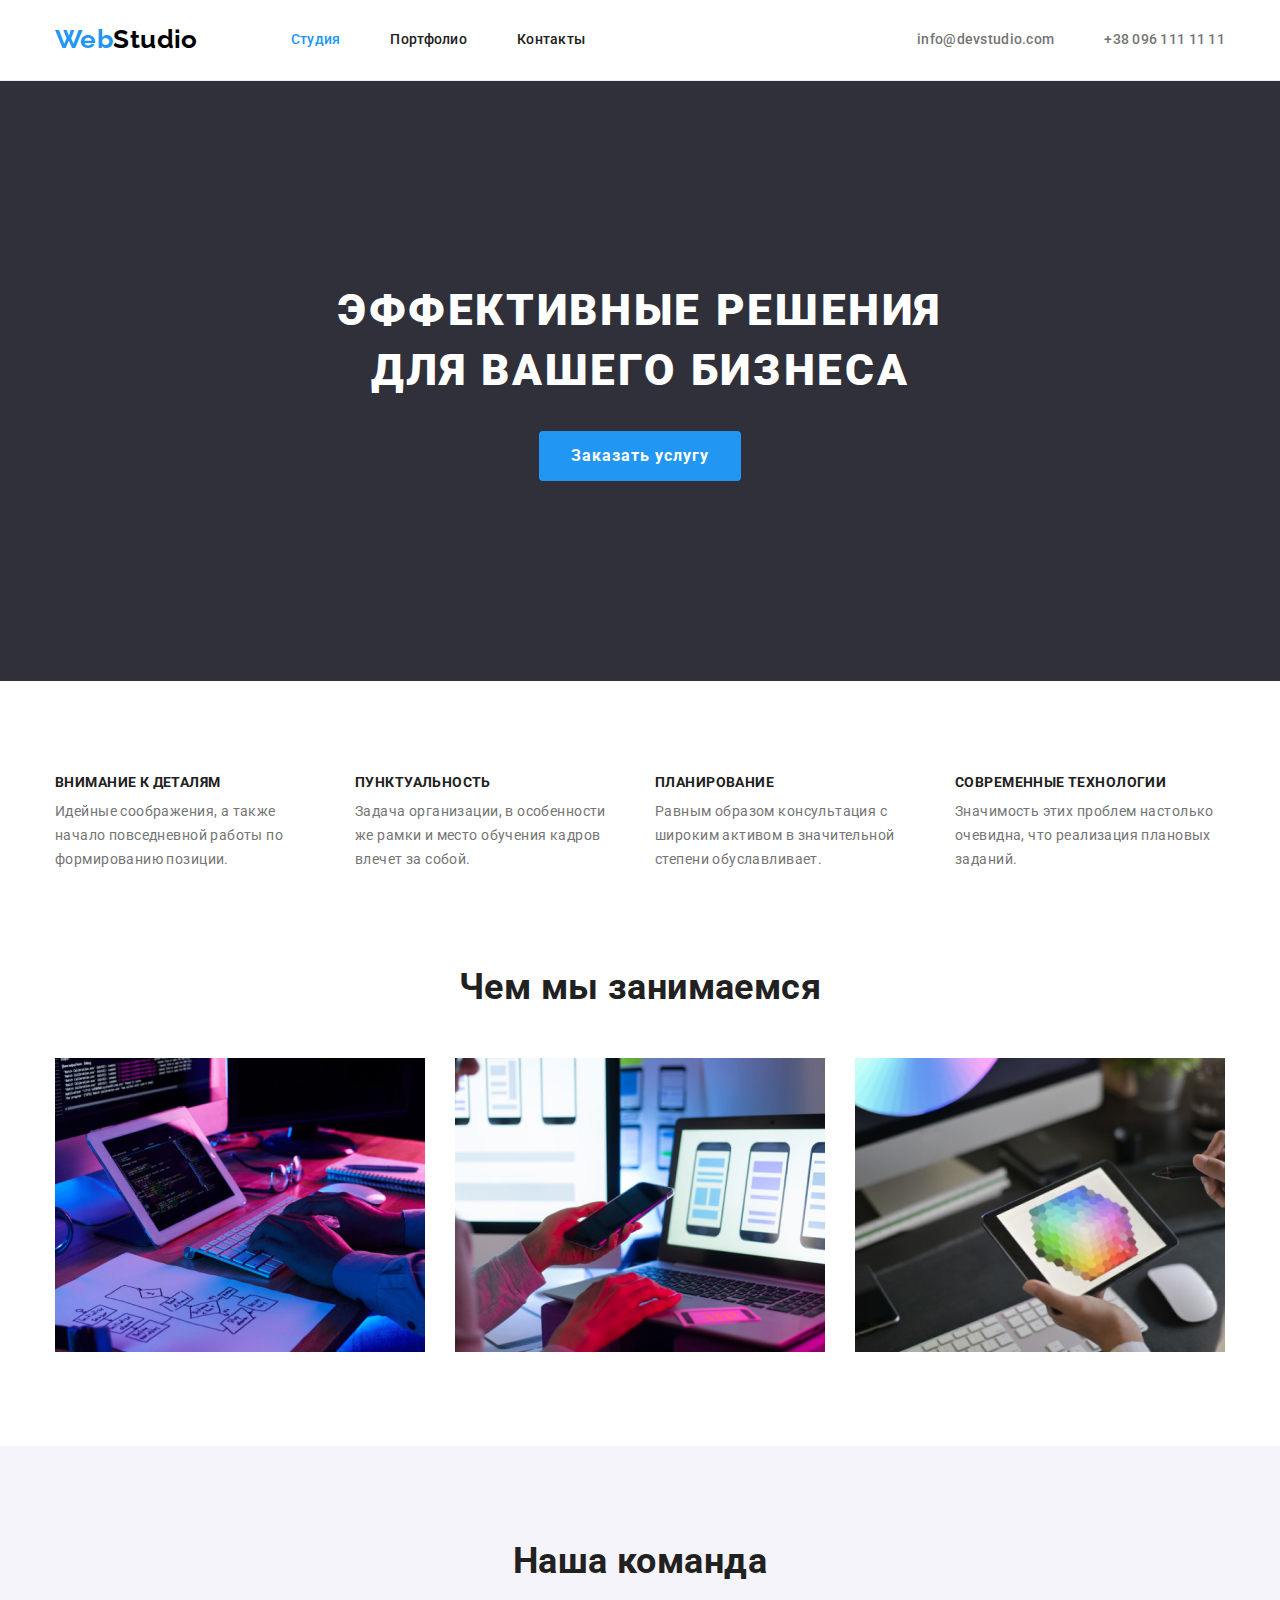
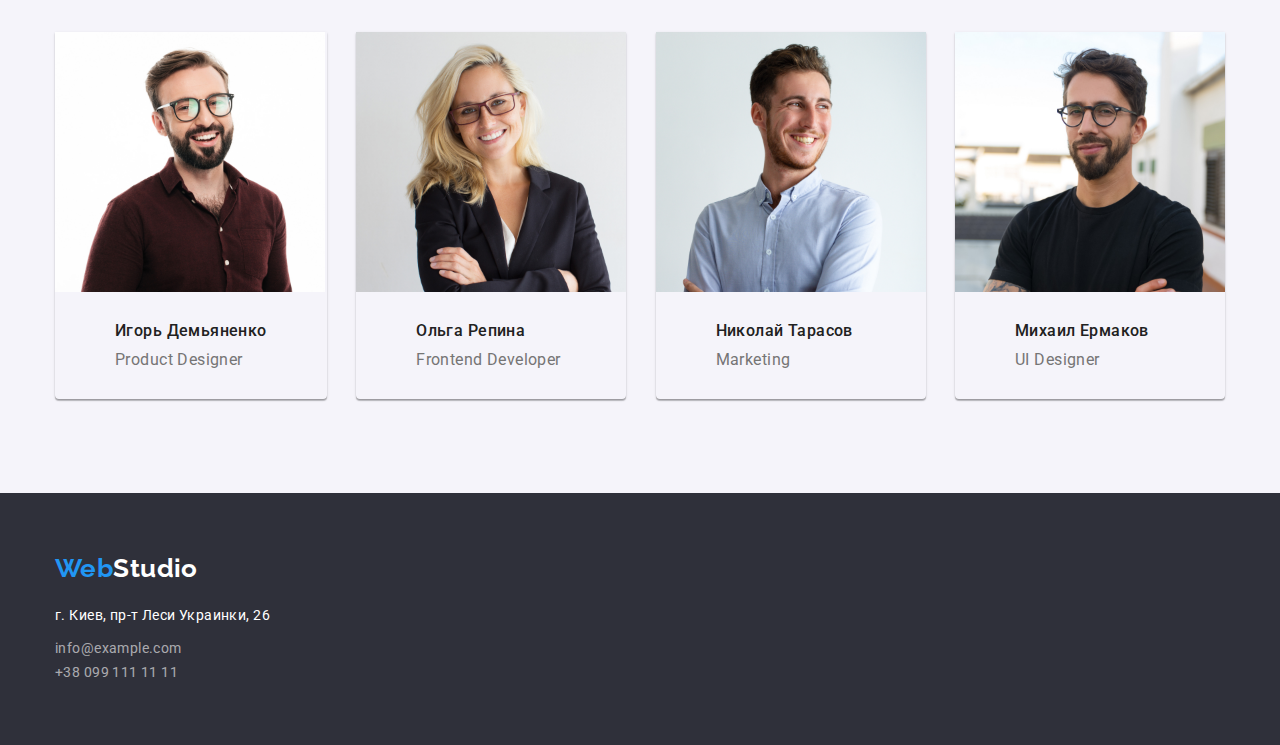
<file: index.html>
<!DOCTYPE html>
<html lang="ru">
<head>
    <meta charset="UTF-8">
    <meta http-equiv="X-UA-Compatible" content="IE=edge">
    <meta name="viewport" content="width=device-width, initial-scale=1.0">
    <title>WebStudio</title>
    <link href="https://fonts.googleapis.com/css2?family=Raleway:wght@700&family=Roboto:wght@400;500;700;900&display=swap" rel="stylesheet">
    <link rel="stylesheet" href="https://cdnjs.cloudflare.com/ajax/libs/modern-normalize/1.1.0/modern-normalize.min.css">
    <link rel="stylesheet" href="./css/styles.css">
</head>
<body>
    <header class="header-border">
        <div class="container header-formating">
            <nav class="header-formating">
                <a href="./index.html" class="logo">Web<span class="logohead-second-color">Studio</span></a>
                <ul class="header-nav">
                    <li class="header-nav-item"><a href="./index.html" class="nav-link nav-link-color">Студия</a></li>
                    <li class="header-nav-item"><a href="./portfolio.html" class="nav-link">Портфолио</a></li>
                    <li class="header-nav-item"><a href="" class="nav-link">Контакты</a></li>
                </ul>
            </nav>
            <ul class="head-contacts">
                <li class="item"><a href="mailto:info@devstudio.com" class="head-contacts-link">info@devstudio.com</a></li>
                <li class="item"><a href="tel:+380961111111" class="head-contacts-link">+38 096 111 11 11</a></li>
            </ul>
        </div>
    
    </header>
    
    
    <!-- main -->
    <main>
    <!-- Section 1 Main image with button-->
        <section class="section main-header-bgc">
            
            <h1 class="main-header">Эффективные решения для вашего бизнеса</h1>
            <button type="button" class="button-order">Заказать услугу</button>
            
        </section>
   
    <!-- Section 2 Work's specification -->
    <section class="section">
        <div class="container">
        <!-- Header will be hiden later -->
        <h2 class="header-hide">Особенности</h2>
        <ul class="specification-list">
            <li class="item">
                <h3 class="specifications-header-style">Внимание к деталям</h3>
                <p class="specification-title">Идейные соображения, а также начало повседневной работы по формированию позиции.</p>
            </li>
            <li class="item">
                <h3 class="specifications-header-style">Пунктуальность</h3>
                <p class="specification-title">Задача организации, в особенности же рамки и место обучения кадров влечет за собой.</p>
            </li>
            <li class="item">
                <h3 class="specifications-header-style">Планирование</h3>
                <p class="specification-title">Равным образом консультация с широким активом в значительной степени обуславливает.</p>
            </li>
            <li class="item">
                <h3 class="specifications-header-style">Современные технологии</h3>
                <p class="specification-title">Значимость этих проблем настолько очевидна, что реализация плановых заданий.</p>
            </li>  
        </ul>
        </div>
    </section>
    <!-- Section 3 Field of activity-->
    <section class="section no-top-padding">
        <div class="container">
        <h2 class="secondary-header">Чем мы занимаемся</h2>
        <ul class="activity-list">
            <li class="item"><img src="./images/pc.jpg" alt="Разработка для ПК" width="370"></li>
            <li class="item"><img src="./images/phone.jpg" alt="Разработка для смартфонов" width="370"></li>
            <li class="item"><img src="./images/tablets.jpg" alt="Разработка для планшетов" width="370"></li>
        </ul>
        </div>
    </section>
    <!-- Section 4 Staff-->
    <section class="section staff-section">
        <div class="container">
        <h2 class="secondary-header">Наша команда</h2>
        <ul class="staff-list">
            <li class="staff-style">
                <img src="./images/Igor.jpg" alt="Игорь Демьяненко" width="270">
                <div class="staff-container">
                <h3 class="staff-title">Игорь Демьяненко</h3>
                <p class="staff-descript">Product Designer</p>
                </div>
            </li>
            <li class="staff-style">
                <img src="./images/Olga.jpg" alt="Ольга Репина" width="270">
                <div class="staff-container">
                <h3 class="staff-title">Ольга Репина</h3>
                <p class="staff-descript">Frontend Developer</p>
                </div>
            </li>
            <li class="staff-style">
                <img src="./images/Nikolay.jpg" alt="Николай Тарасов" width="270">
                <div class="staff-container">
                <h3 class="staff-title">Николай Тарасов</h3>
                <p class="staff-descript">Marketing</p>
                </div>
            </li>
            <li class="staff-style">
                <img src="./images/Mihail.jpg" alt="Михаил Ермаков" width="270">
                <div class="staff-container">
                <h3 class="staff-title">Михаил Ермаков</h3>
                <p class="staff-descript">UI Designer</p>
                </div>
            </li>
            
        </ul>
        </div>
    </section>
    </main>
    <!-- Footer -->
    <footer class="section footer-padding footer-style">
        
         <div class="container">
            <address class="footer-text-normal">
            <a href="./index.html" class="logo logo-footer">Web<span class="logofooter-second-color">Studio</span></a>
            <p class="adress">г. Киев, пр-т Леси Украинки, 26</p>
            <a href="mailto:info@example.com" class="footer-contacts-link">info@example.com</a>
            <a href="tel:+380991111111" class="footer-contacts-link">+38 099 111 11 11</a>
            </address>
        </div>
    </footer>
</body>
</html>
</file>
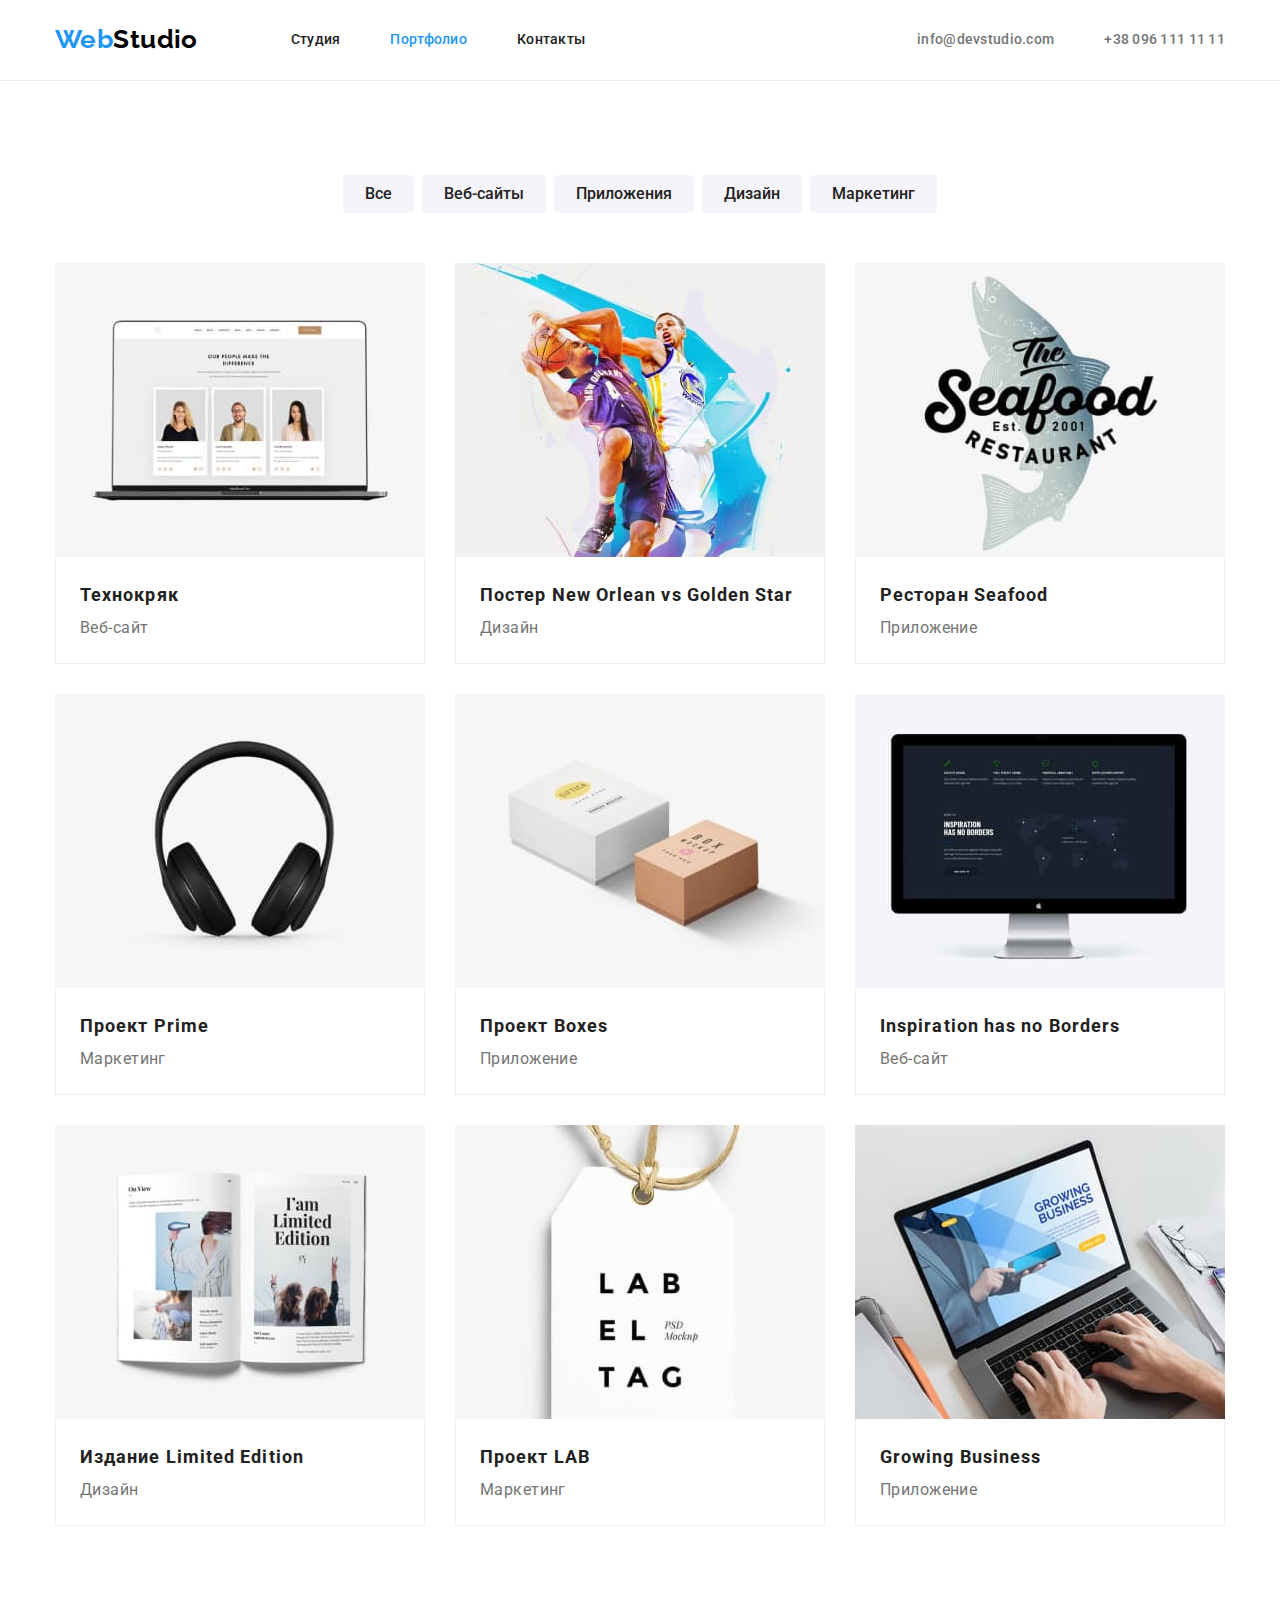
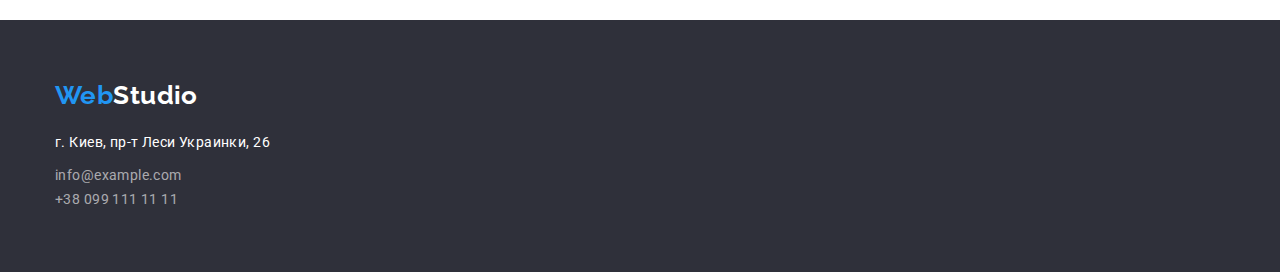
<file: portfolio.html>
<!DOCTYPE html>
<html lang="en">
<head>
    <meta charset="UTF-8">
    <meta http-equiv="X-UA-Compatible" content="IE=edge">
    <meta name="viewport" content="width=device-width, initial-scale=1.0">
    <title>Портфолио</title>
    <link href="https://fonts.googleapis.com/css2?family=Raleway:wght@700&family=Roboto:wght@400;500;700;900&display=swap" rel="stylesheet">
    <link rel="stylesheet" href="https://cdnjs.cloudflare.com/ajax/libs/modern-normalize/1.1.0/modern-normalize.min.css">
    <link rel="stylesheet" href="./css/styles.css">
</head>
<body>
    <!-- Header -->
<header class="header-border">
    <div class="container header-formating">
        <nav class="header-formating">
            <a href="./index.html" class="logo">Web<span class="logohead-second-color">Studio</span></a>
            <ul class="header-nav">
                <li class="header-nav-item"><a href="./index.html" class="nav-link">Студия</a></li>
                <li class="header-nav-item"><a href="./portfolio.html" class="nav-link nav-link-color">Портфолио</a></li>
                <li class="header-nav-item"><a href="" class="nav-link">Контакты</a></li>
            </ul>
        </nav>
        <ul class="head-contacts">
            <li class="item"><a href="mailto:info@devstudio.com" class="head-contacts-link">info@devstudio.com</a></li>
            <li class="item"><a href="tel:+380961111111" class="head-contacts-link">+38 096 111 11 11</a></li>
        </ul>
    </div>

</header>
    <!-- Main -->
    <main>
                <!-- Hide later -->
                <h1 class="header-hide">Портфолио</h1>
        <!-- Section 1 -->
                
      <section class="section no-bot-padding"> 
        <div class="container">
                <!-- Hide later -->
                <h2 class="header-hide">Фильтр наших работ</h2>
        <!-- Buttons list -->
        <ul class="filter-list">
            <li class="item"><button type="button" class="filter-buttons-styles">Все</button></li>
            <li class="item"><button type="button" class="filter-buttons-styles">Веб-сайты</button></li>
            <li class="item"><button type="button" class="filter-buttons-styles">Приложения</button></li>
            <li class="item"><button type="button" class="filter-buttons-styles">Дизайн</button></li>
            <li class="item"><button type="button" class="filter-buttons-styles">Маркетинг</button></li>
        </ul>
        </div>
      </section>
          
        
        <!-- Section 2 -->
       <section class="section custom-top-padding">   
           <div class="container">      
        <ul class="portfolio-list">
            <li class="portfolio-cards">
                <a href="">
                <img src="./images/technokrack.jpg" alt="Технокряк" width="370">
                <div class="portfolio-container">
                <h3 class="portfolio-title">Технокряк</h3>
                <p class="portfolio-descript">Веб-сайт</p>
                </div>
                </a>
            </li>
            <li class="portfolio-cards">
                <a href="">
                <img src="./images/neworlean.jpg" alt="Постер новый Орлеан" width="370">
                <div class="portfolio-container">
                <h3 class="portfolio-title">Постер New Orlean vs Golden Star</h3>
                <p class="portfolio-descript">Дизайн</p>
                </div>
                </a>
            </li>
            <li class="portfolio-cards">
                <a href="">
                <img src="./images/seafood.jpg" alt="Ресторан Seafood" width="370">
                <div class="portfolio-container">
                <h3 class="portfolio-title">Ресторан Seafood</h3>
                <p class="portfolio-descript">Приложение</p>
                </div>
                </a>
            </li>
            <li class="portfolio-cards">
                <a href="">
                <img src="./images/prime.jpg" alt="Проект Prime" width="370">
                <div class="portfolio-container">
                <h3 class="portfolio-title">Проект Prime</h3>
                <p class="portfolio-descript">Маркетинг</p>
                </div>
                </a>
            </li>
            <li class="portfolio-cards">
                <a href="">
                <img src="./images/boxes.jpg" alt="Проект Boxes" width="370">
                <div class="portfolio-container">
                <h3 class="portfolio-title">Проект Boxes</h3>
                <p class="portfolio-descript">Приложение</p>
                </div>
                </a>
            </li>
            <li class="portfolio-cards">
                <a href="">
                <img src="./images/inspiration.jpg" alt="Inspiration has no Borders" width="370">
                <div class="portfolio-container">
                <h3 class="portfolio-title">Inspiration has no Borders</h3>
                <p class="portfolio-descript">Веб-сайт</p>
                </div>
                </a>
            </li>
            <li class="portfolio-cards">
                <a href="">
                <img src="./images/limited.jpg" alt="Издание Limited Edition" width="370">
                <div class="portfolio-container">
                <h3 class="portfolio-title">Издание Limited Edition</h3>
                <p class="portfolio-descript">Дизайн</p>
                </div>
                </a>
            </li>
            <li class="portfolio-cards">
                <a href="">
                <img src="./images/lab.jpg" alt="Проект LAB" width="370">
                <div class="portfolio-container">
                <h3 class="portfolio-title">Проект LAB</h3>
                <p class="portfolio-descript">Маркетинг</p>
                </div>
                </a>
            </li>
            <li class="portfolio-cards">
                <a href="">
                <img src="./images/growing.jpg" alt="Growing Business" width="370">
                <div class="portfolio-container">
                <h3 class="portfolio-title">Growing Business</h3>
                <p class="portfolio-descript">Приложение</p>
                </div>
                </a>
            </li>
        </ul>
        </div>
      </section>
    </main>
    <!-- Footer -->
    <footer class="section footer-padding footer-style">
    
        <div class="container">
            <address class="footer-text-normal">
                <a href="./index.html" class="logo logo-footer">Web<span class="logofooter-second-color">Studio</span></a>
                <p class="adress">г. Киев, пр-т Леси Украинки, 26</p>
                <a href="mailto:info@example.com" class="footer-contacts-link">info@example.com</a>
                <a href="tel:+380991111111" class="footer-contacts-link">+38 099 111 11 11</a>
            </address>
        </div>
    </footer>
</body>
</html>
</file>
<file: css/styles.css>
:root {
    --primary-text-color: #FFFFFF;
    --selected-color: #2196F3;
    --main-black-color: #212121;
    --links-gray: #757575;
}

body {
    font-family: 'Roboto', sans-serif;
    font-weight: 700;
    font-size: 14px;
    line-height: 1.14;
    letter-spacing: 0.03em;
    color: var(--links-gray);
}
.section {
    padding-top: 94px;
    padding-bottom: 94px;
}

.container {
    margin-left: auto;
    margin-right: auto;
    padding-left: 15px;
    padding-right: 15px;
    width: 1200px;
    /* outline: 1px solid red; */
}

.no-top-padding {
    padding-top: 0;
    padding-bottom: 94;
}

.no-bot-padding {
    padding-bottom: 0;
}

.custom-top-padding {
    padding-top: 50px;
}

img {
    display: block;
}

h1,h2,h3,p,ul {
    margin: 0;
    padding: 0;
}

li {
    list-style-type: none;
}

.logo {
    margin-right: 93px;
    font-family: 'Raleway', sans-serif;
    font-size: 26px;
    line-height: 1.2;
    color: var(--selected-color);
    text-decoration: none;
}
.logo-footer {
    margin-bottom: 20px;
}

/* Separate color for logo in head*/
.logohead-second-color {
    color: #000000;
}

/* Separate color for logo in footer */
.logofooter-second-color {
    display: inline-block;
    margin-bottom: 20px;
    color: var(--primary-text-color);
}

.header-hide {
    display: none;
}


/* Header formating */
.header-nav {
    display: flex;
}

.header-nav-item:not(:last-child) {
    margin-right: 50px;
}

.head-contacts {
    margin-left: auto;
    display: flex;
}

.head-contacts .item:not(:last-child) {
    margin-right: 50px;

}

.header-formating {
    display: flex;
    align-items: center;
}

/* Fonts for head list */
.nav-link {
    display: block;
    padding-top: 32px;
    padding-bottom: 32px;
    font-weight: 500;
    letter-spacing: 0.02em;
    color: var(--main-black-color);
    text-decoration: none;
}

.nav-link:hover, 
.nav-link:focus {
    color: var(--selected-color);
}
.nav-link-color {
    color: var(--selected-color);
}

   
/* Head contacts */
.head-contacts-link {
    padding-top: 32px;
    padding-bottom: 32px;
    font-weight: 500;
    font-size: 14px;
    line-height: 1.71;
    letter-spacing: 0.02em;
    color: var(--links-gray);
    text-decoration: none;
}
.head-contacts-link:hover,
.head-contacts-link:focus {
    color: var(--selected-color);
}

.header-border {
    border-bottom: 1px solid #ECECEC;
}

.main-header {
    width: 696px;
    margin-bottom: 30px;
}

.main-header-bgc {
    padding-top: 200px;
    padding-bottom: 200px;
    display: flex;
    flex-direction: column;
    text-align: center;
    align-items: center;
    background-color: #2F303A;
}

/* Fonts for h1 */

h1 {
    font-weight: 900;
    font-size: 44px;
    line-height: 1.36;
    text-align: center;
    letter-spacing: 0.06em;
    text-transform: uppercase;
    color: var(--primary-text-color);
}

.button-order {
    display: inline-block;
    text-align: center;
    align-items: center;
    font-weight: 700;
    letter-spacing: 0.06em;
    padding: 10px 32px;
    font-size: 16px;
    line-height: 1.87;
    background-color: var(--selected-color);
    color: var(--primary-text-color);
    border: none;
    border-radius: 4px;
    cursor: pointer;

}

.button-order:hover,
.button-order:focus {
    box-shadow: 0px 4px 4px rgba(0, 0, 0, 0.15);
    background-color: #188CE8;
}

/* Fonts for h2 Index */
.secondary-header {
    margin-bottom: 50px;
    font-size: 36px;
    line-height: 42px;
    text-align: center;
    color: var(--main-black-color);
}

/* Fonts for h3 Section 2 in Index */
.specifications-header-style {
    margin-bottom: 10px;
    font-size: 14px;
    text-transform: uppercase;
    color: var(--main-black-color);
}
/* Fonts for p Section 2 */
.specification-title {
    font-weight: 400;
    line-height: 1.71;
    color: var(--links-gray);
}
/* Section 2 formating */

.specification-list {
    display: flex;
    flex-wrap: wrap;
    justify-content: space-between;
}

.specification-list .item {
    max-width: 270px;

}

.specification-list .item:nth-child(n+5) {
    margin-top: 30px;
}

/* Field of activity section Index */
.field-activity-section {
    margin-bottom: 94px;
}

/* Section 3 formating */
.activity-list {
    display: flex;
    flex-wrap: wrap;
    justify-content: space-between;
}

.activity-list .item:nth-child(n+4) {
    margin-top: 30px;
}

/* Staff section Index */

.staff-style {
    box-shadow: 0px 1px 3px rgba(0, 0, 0, 0.12), 0px 1px 1px rgba(0, 0, 0, 0.14), 0px 2px 1px rgba(0, 0, 0, 0.2);
    border-radius: 0px 0px 4px 4px;
}

.staff-section {
    padding-top: 94px;
    padding-bottom: 94px;
    background-color: #F5F4FA;
}
.staff-list {
    display: flex;
    flex-wrap: wrap;
    justify-content: space-between;
}

/* Fonts for h3 Section 4 */
.staff-title {
    font-weight: 500;
    font-size: 16px;
    color: var(--main-black-color);
}

/* Fonts for p Section 4 */
.staff-descript {
    padding-top: 10px;
    font-weight: 400;
    font-size: 16px;
}

.staff-container {
    padding-top: 30px;
    padding-bottom: 30px;
    padding-left: 60px;
    padding-right: 60px;
}


/* Filter Buttons styles */

.filter-list {
    display: flex;
    justify-content: center;
}

.filter-list .item:not(:last-child) {
    margin-right: 8px;
}

.filter-buttons-styles {
    display: inline-block;
   padding-top: 6px;
    padding-bottom: 6px;
    padding-right: 22px;
    padding-left: 22px;
    font-weight: 500;
    font-size: 16px;
    line-height: 1.62;
    text-align: center;
    border-style: none;
    border-radius: 4px;
    background-color: #F5F4FA;
    color: var(--main-black-color);
    cursor: pointer;
}

/* Buttons styles hover */
.filter-buttons-styles:hover,
.filter-buttons-styles:focus {
    box-shadow: 0px 3px 1px rgba(0, 0, 0, 0.1),
    0px 1px 2px rgba(0, 0, 0, 0.08),
    0px 2px 2px rgba(0, 0, 0, 0.12);
    background-color: var(--selected-color);
    color: var(--primary-text-color);
}

/* Portfolio formating */
.portfolio-list {
display: flex;
flex-wrap: wrap;
gap: 30px;
}

/* Fonts for p Porfolio */
.portfolio-descript {
    font-weight: 400;
    font-size: 16px;
    line-height: 1.87;
    color: var(--links-gray);


}

/* Fonts for h3 Porfolio */
.portfolio-title {
    font-weight: 700;
    font-size: 18px;
    line-height: 2;
    letter-spacing: 0.06em;
    color: var(--main-black-color);
}

.portfolio-container {
    padding-top: 20px;
    padding-bottom: 20px;
    padding-left: 24px;
    padding-right: 24px;
    border-left: 1px solid #EEEEEE;
    border-right: 1px solid #EEEEEE;
    border-bottom: 1px solid #EEEEEE;
}

/* Cards in Porfolio */
.portfolio-cards {
box-sizing: border-box;
}

.portfolio-cards a {
    text-decoration: none;
}

/* Footer style */
.footer-style {
    background-color: #2F303A;
    
}

/* Footer contacts */
.footer-contacts-link {
    display: block;
    font-weight: 400;
    font-size: 14px;
    line-height: 1.71;
    color: rgba(255, 255, 255, 0.6);
    text-decoration: none;
}

.footer-contacts-link:hover,
.footer-contacts-link:focus {
    color: var(--selected-color);
}
.footer-padding {
    padding-top: 60px;
    padding-bottom: 60px;
}
.footer-text-normal {
    font-style: normal;
}

/* Adress */
.adress {
    margin-bottom: 9px;
    font-weight: 400;
    font-size: 14px;
    line-height: 1.71;
    letter-spacing: 0.03em;
    color: var(--primary-text-color);
}

.test {
    background-color: #188CE8;
}
</file>
